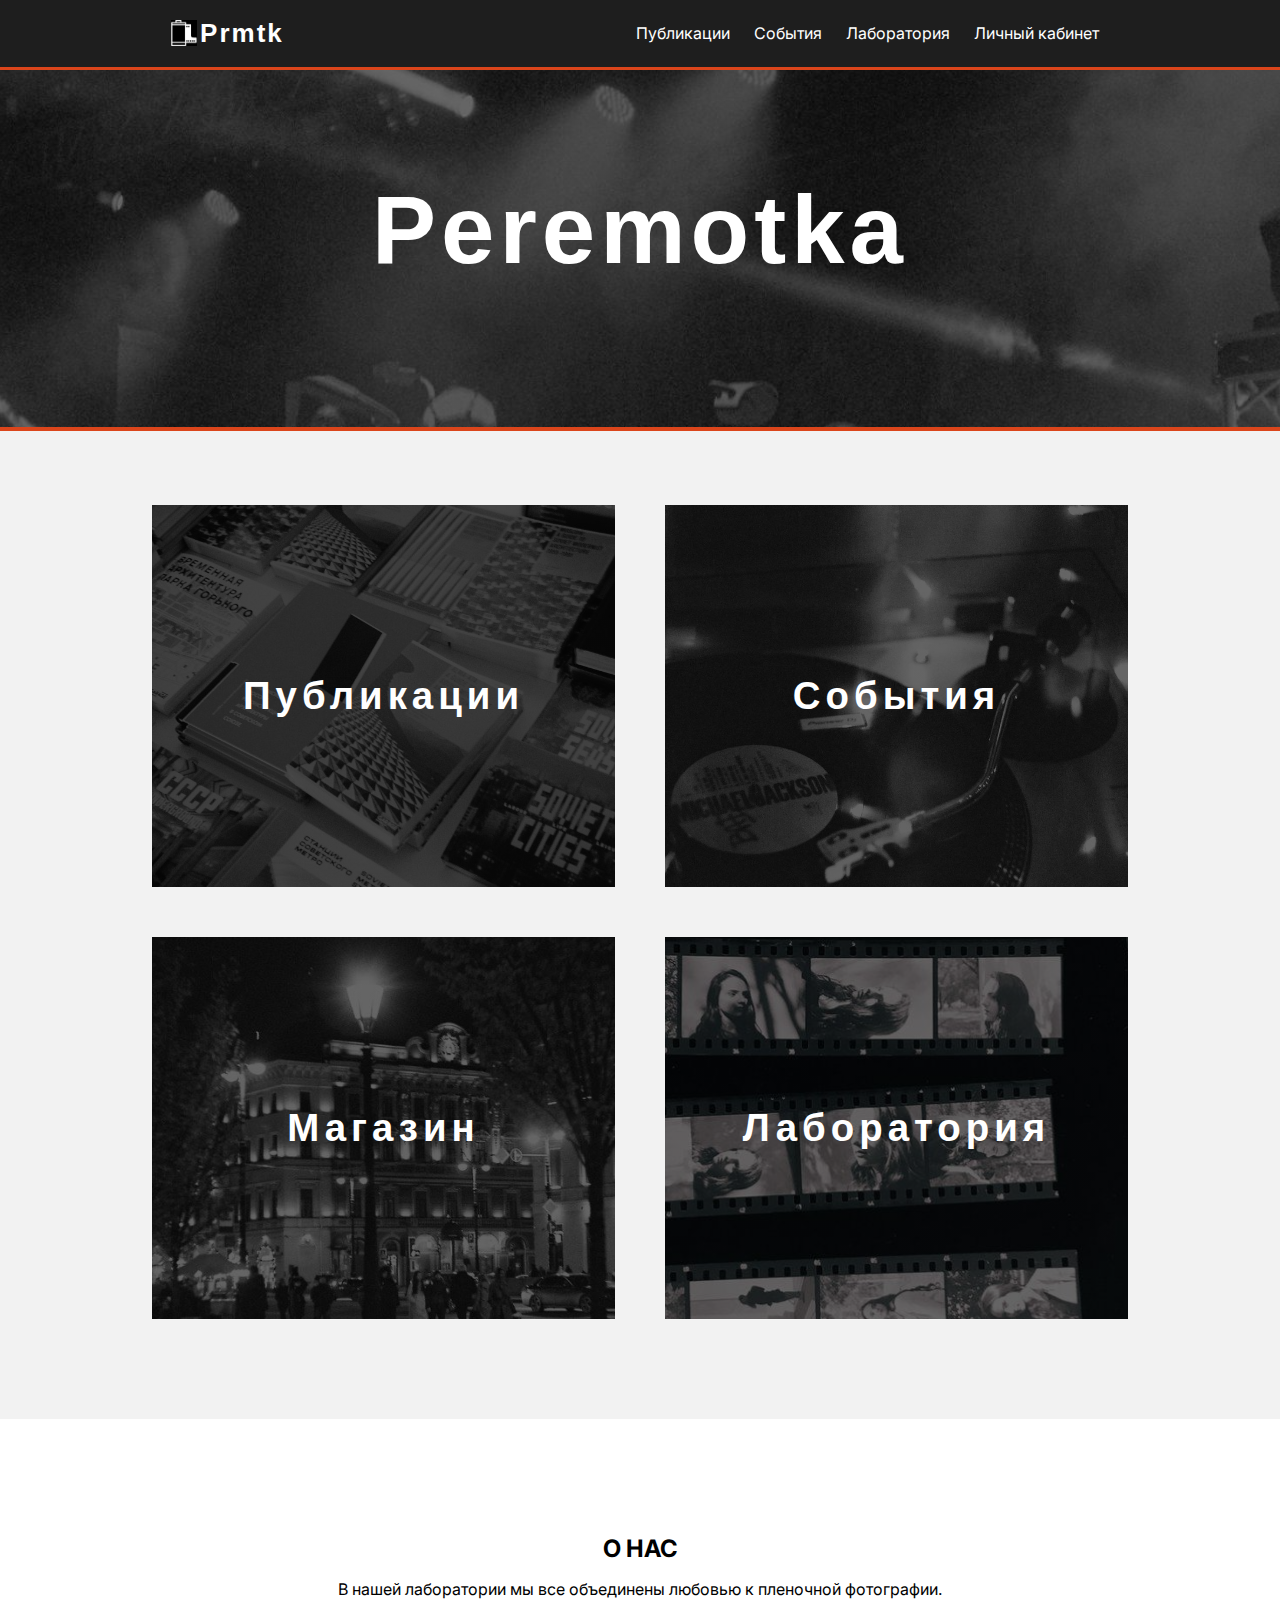
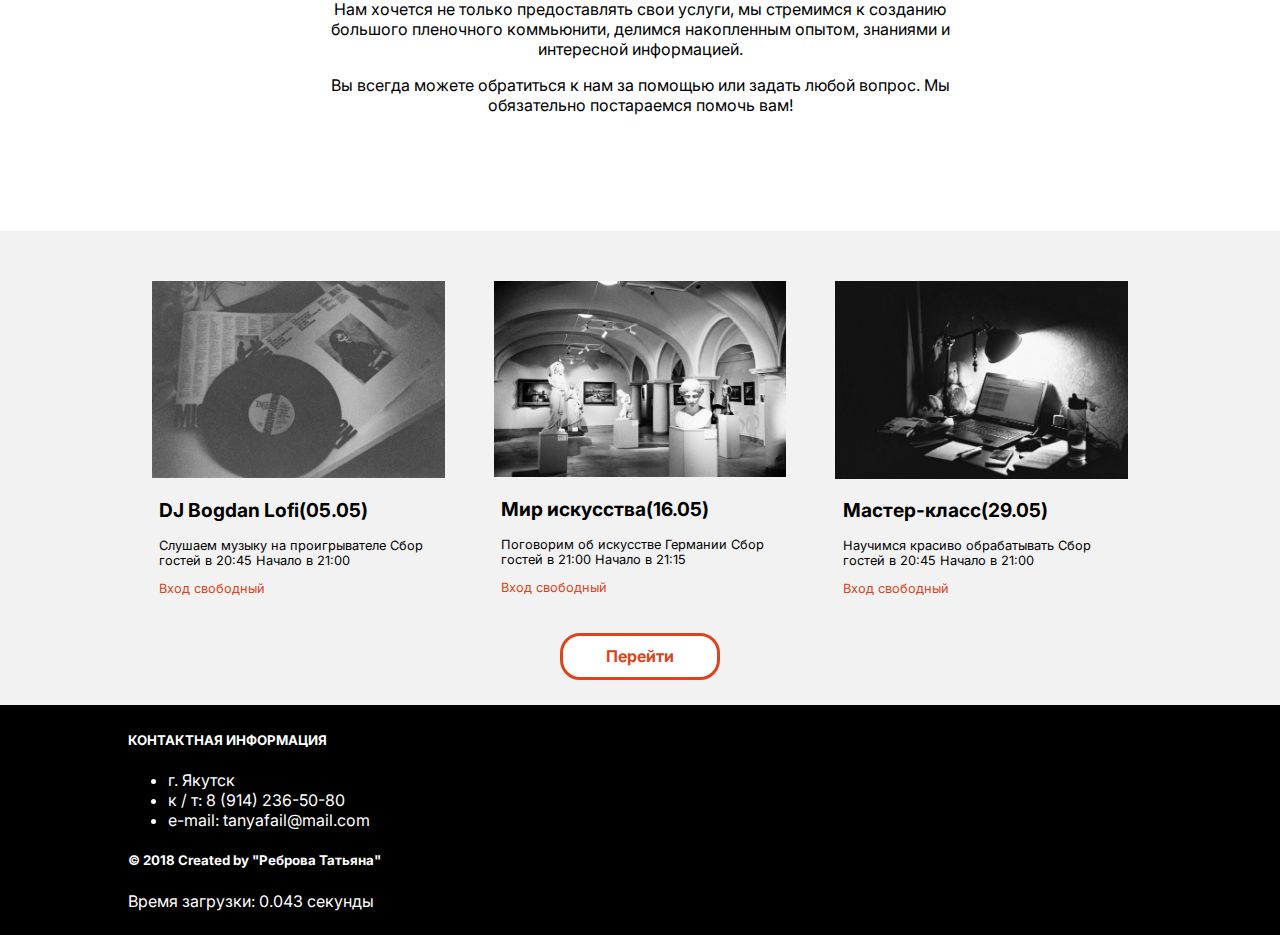
<file: index.html>
<!DOCTYPE html>
<html lang="en">
<head>
    <meta charset="UTF-8">
    <title>Перемотка</title>
    <link rel="stylesheet" href="style.css">
    <link rel="preconnect" href="https://fonts.googleapis.com">
    <link rel="preconnect" href="https://fonts.gstatic.com" crossorigin>
    <link href="https://fonts.googleapis.com/css2?family=Inter:wght@300&display=swap" rel="stylesheet">
    <link rel="preload" href="/font/font1.woff" as="font">
    <link rel="preload" href="/font/font4.woff" as="font">
    <link href="https://fonts.cdnfonts.com/css/molot" rel="stylesheet">
</head>
<body>
<div class="header">
    <div class="navbar flex">
        <div class="div-logo">
            <div class="logo flex">
                <img class="logo-img" src="images/peremotka2.png" alt=""/>
                <h1><a class="curs" href="index.html">Prmtk</a></h1>
            </div>
        </div>
        <div class="wrappers" id="navi-list">
            <div class="wrap">
                <a href="posts.html">
                    Публикации
                </a>
            </div>
            <div class="wrap">
                <a href="events.html">
                    События
                </a>
            </div>
            <div class="wrap">
                <a href="#">
                    Лаборатория
                </a>
            </div>
            <div class="wrap">
                <a href="person.html">
                    Личный кабинет
                </a>
            </div>
        </div>

        <div class="menu" id="toggle-button" onclick="menu();">
            <img class="logo-menu" src="images/menu.png">
        </div>
    </div>
</div>

<div class="banner">
    <hr class="hr-dashed">
    <div class="banner-text">
        <span>
            Peremotka
        </span>
    </div>
</div>
<hr class="hr-dashed2">
<div class="main">
    <div class="main-menu">
        <div class="item m1">
            Публикации
        </div>
        <div class="item m2">
            События
        </div>
        <div class="item m3">
            Магазин
        </div>
        <div class="item m4">
            Лаборатория
        </div>
    </div>
    <div class="about-us">
        <div class="au_container">
            <h2>
                О НАС
            </h2>
            <p>
                В нашей лаборатории мы все объединены любовью к пленочной фотографии.
                Нам хочется не только предоставлять свои услуги, мы стремимся к созданию большого
                пленочного коммьюнити, делимся накопленным опытом, знаниями и интересной информацией.
            </p>
            <p>
                Вы всегда можете обратиться к нам за помощью или задать любой вопрос.
                Мы обязательно постараемся помочь вам!
            </p>
        </div>
    </div>
    <div class="events">
        <div class="event">
            <img src="images/e1.jpg">
            <div class="e-text">
                <h2>DJ Bogdan Lofi(05.05)</h2>
                <p>Слушаем музыку на проигрывателе Сбор гостей в 20:45 Начало в 21:00</p>
                <p class="orange">Вход свободный</p>
            </div>
        </div>
        <div class="event">
            <img src="images/e2.jpg">
            <div class="e-text">
                <h2>Мир искусства(16.05)</h2>
                <p>Поговорим об искусстве Германии Сбор гостей в 21:00 Начало в 21:15</p>
                <p class="orange">Вход свободный</p>
            </div>
        </div>
        <div class="event">
            <img src="images/e3.jpg">
            <div class="e-text">
                <h2>Мастер-класс(29.05)</h2>
                <p>Научимся красиво обрабатывать Сбор гостей в 20:45 Начало в 21:00</p>
                <p class="orange">Вход свободный</p>
            </div>
        </div>
    </div>
    <a href="events.html"><div class="button"><b>Перейти</b></div></a>
</div>
<div class="footer">
    <h5 class="">КОНТАКТНАЯ ИНФОРМАЦИЯ</h5>
    <ul>
        <li class="">г. Якутск</li>
        <li class="">к / т: 8 (914) 236-50-80</li>
        <li class="">e-mail: tanyafail@mail.com</li>
    </ul>
    <h5>© 2018 Created by "Реброва Татьяна"</h5>
    <p class="time"></p>
</div>
<script src="menu.js">
</script>
</body>
</html>
</file>
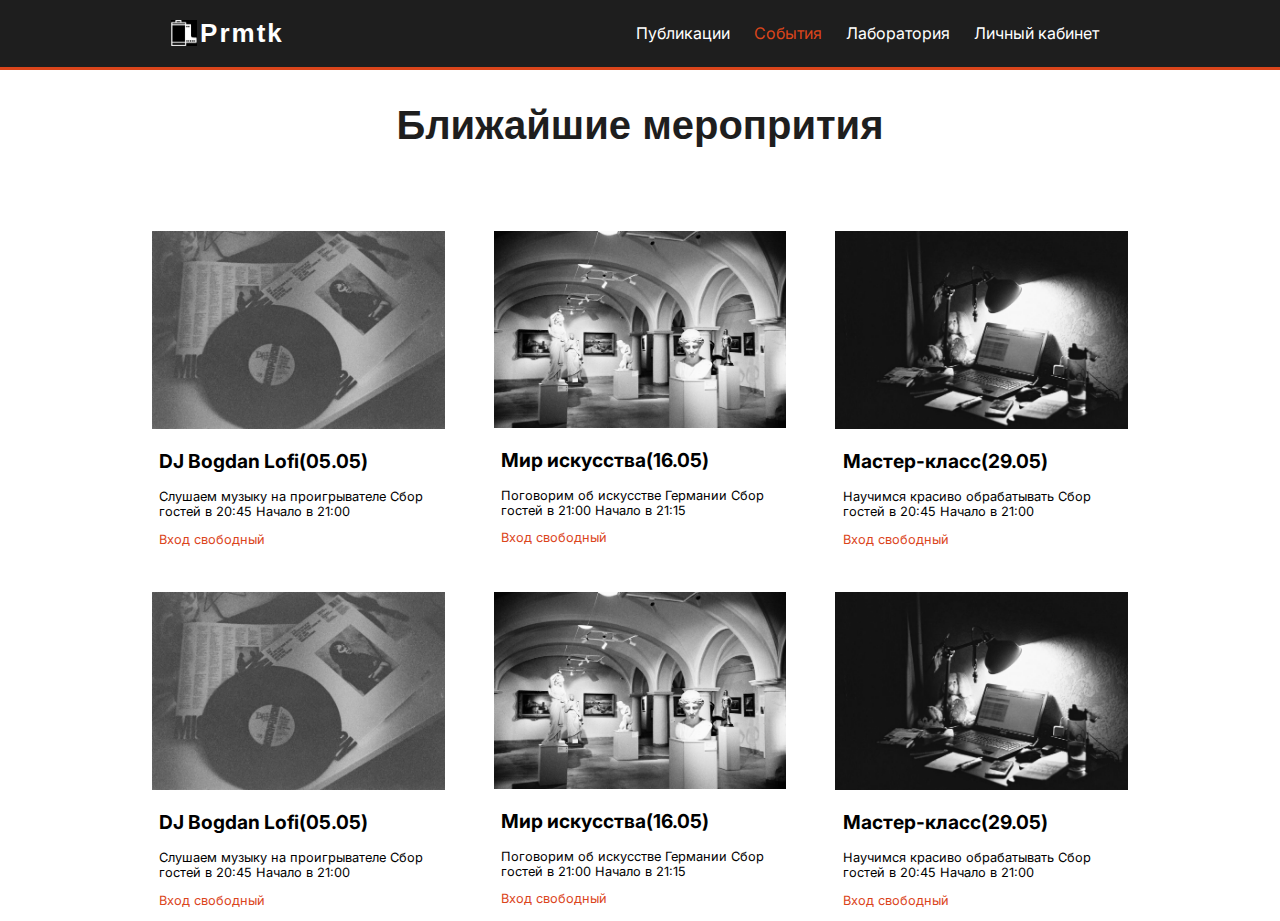
<file: events.html>
<!DOCTYPE html>
<html lang="en">
<head>
    <meta charset="UTF-8">
    <title>Перемотка</title>
  <link rel="stylesheet" href="style.css">
  <link rel="preconnect" href="https://fonts.googleapis.com">
  <link rel="preconnect" href="https://fonts.gstatic.com" crossorigin>
  <link href="https://fonts.googleapis.com/css2?family=Inter:wght@300&display=swap" rel="stylesheet">
  <link rel="preload" href="/font/font1.woff" as="font">
  <link rel="preload" href="/font/font4.woff" as="font">
  <link href="https://fonts.cdnfonts.com/css/molot" rel="stylesheet">
</head>
<body>
<div class="header">
  <div class="navbar flex">
    <div class="div-logo">
      <div class="logo flex">
        <img class="logo-img" src="images/peremotka2.png" alt=""/>
        <h1><a class="curs" href="index.html">Prmtk</a></h1>
      </div>
    </div>
    <div class="wrappers" id="navi-list">
      <div class="wrap">
        <a href="posts.html">
          Публикации
        </a>
      </div>
      <div class="wrap">
        <a href="events.html" class="orange">
          События
        </a>
      </div>
      <div class="wrap">
        <a href="#">
          Лаборатория
        </a>
      </div>
      <div class="wrap">
        <a href="person.html">
          Личный кабинет
        </a>
      </div>
    </div>
    <div class="menu" id="toggle-button" onclick="menu();">
      <img class="logo-menu" src="images/menu.png">
    </div>
  </div>
</div>
<hr class="hr-dashed">
<h2 class="main-header">Ближайшие меропрития</h2>
<div class="events">
  <div class="event">
    <img src="images/e1.jpg">
    <div class="e-text">
      <h2>DJ Bogdan Lofi(05.05)</h2>
      <p>Слушаем музыку на проигрывателе Сбор гостей в 20:45 Начало в 21:00</p>
      <p class="orange">Вход свободный</p>
    </div>
  </div>
  <div class="event">
    <img src="images/e2.jpg">
    <div class="e-text">
      <h2>Мир искусства(16.05)</h2>
      <p>Поговорим об искусстве Германии Сбор гостей в 21:00 Начало в 21:15</p>
      <p class="orange">Вход свободный</p>
    </div>
  </div>
  <div class="event">
    <img src="images/e3.jpg">
    <div class="e-text">
      <h2>Мастер-класс(29.05)</h2>
      <p>Научимся красиво обрабатывать Сбор гостей в 20:45 Начало в 21:00</p>
      <p class="orange">Вход свободный</p>
    </div>
  </div>
  <div class="event">
    <img src="images/e1.jpg">
    <div class="e-text">
      <h2>DJ Bogdan Lofi(05.05)</h2>
      <p>Слушаем музыку на проигрывателе Сбор гостей в 20:45 Начало в 21:00</p>
      <p class="orange">Вход свободный</p>
    </div>
  </div>
  <div class="event">
    <img src="images/e2.jpg">
    <div class="e-text">
      <h2>Мир искусства(16.05)</h2>
      <p>Поговорим об искусстве Германии Сбор гостей в 21:00 Начало в 21:15</p>
      <p class="orange">Вход свободный</p>
    </div>
  </div>
  <div class="event">
    <img src="images/e3.jpg">
    <div class="e-text">
      <h2>Мастер-класс(29.05)</h2>
      <p>Научимся красиво обрабатывать Сбор гостей в 20:45 Начало в 21:00</p>
      <p class="orange">Вход свободный</p>
    </div>
  </div>
</div>
<script src="menu.js"></script>
</body>
</html>
</file>
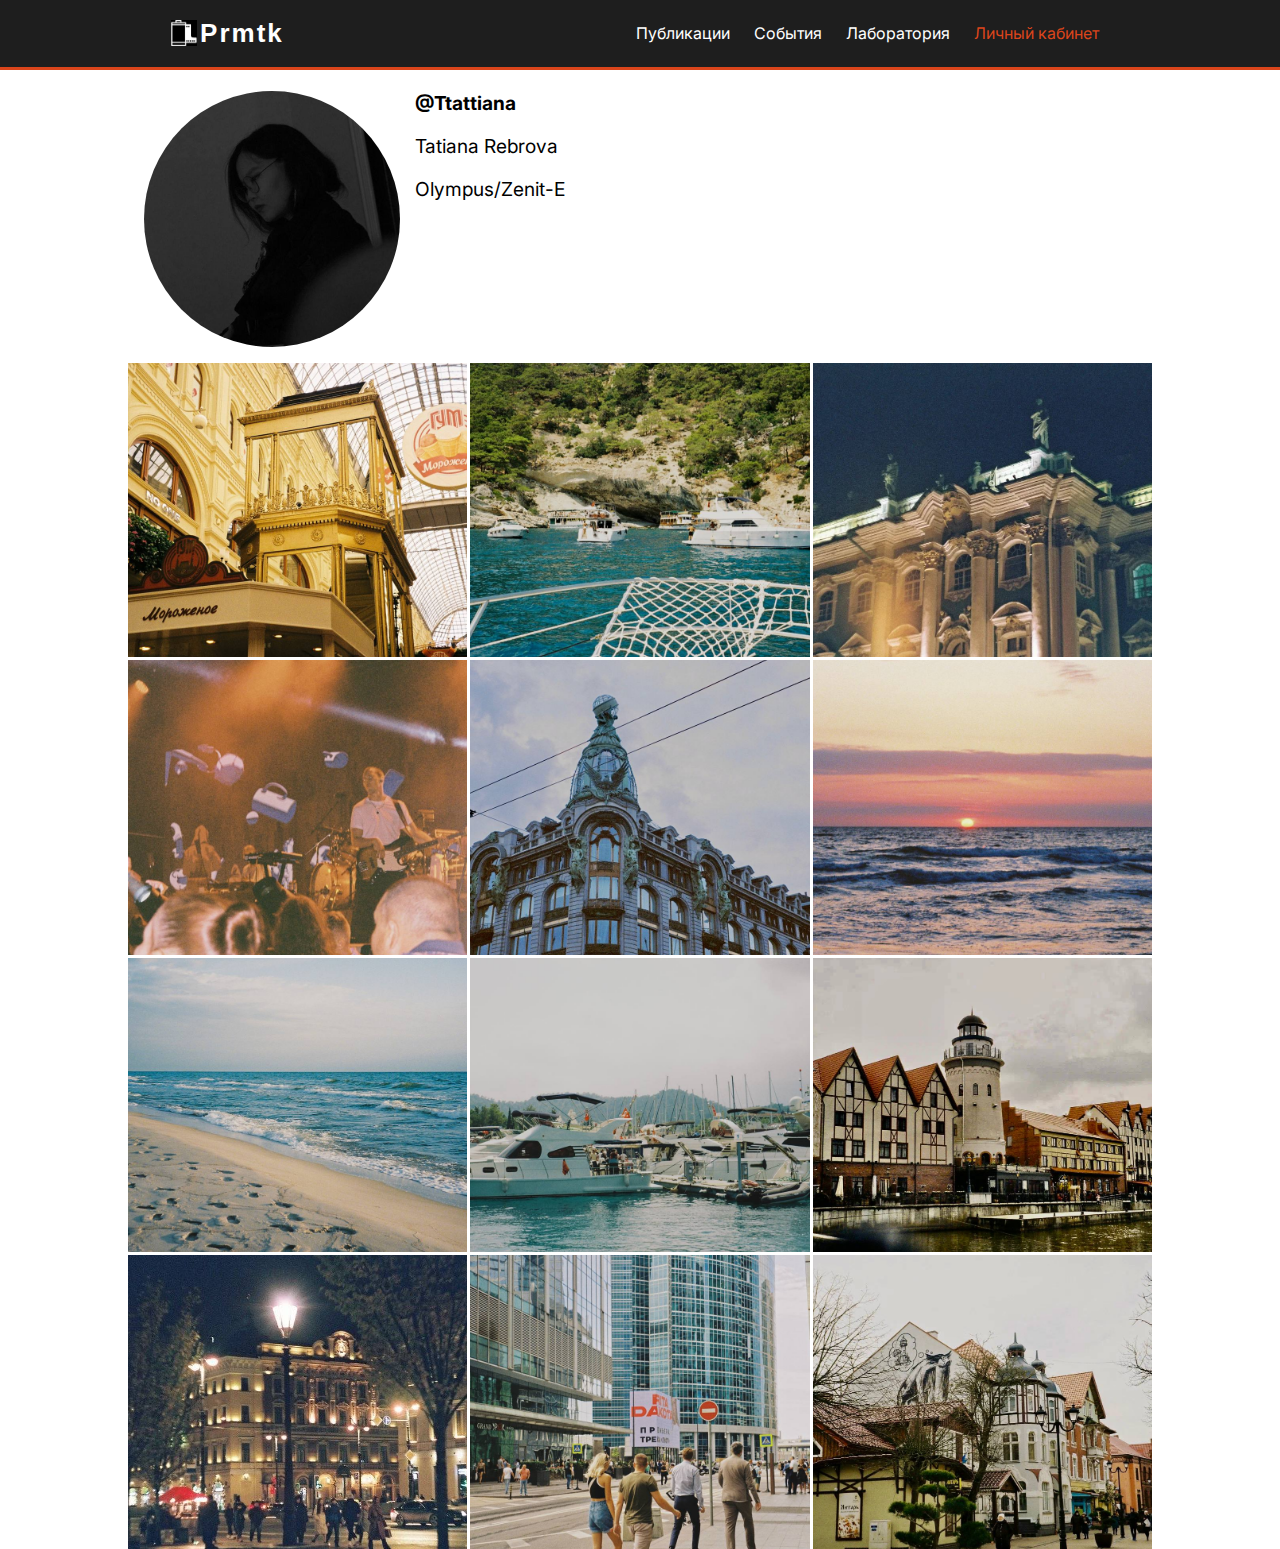
<file: person.html>
<!DOCTYPE html>
<html lang="en">
<head>
  <meta charset="UTF-8">
  <title>Перемотка</title>
  <link rel="stylesheet" href="style.css">
  <link rel="preconnect" href="https://fonts.googleapis.com">
  <link rel="preconnect" href="https://fonts.gstatic.com" crossorigin>
  <link href="https://fonts.googleapis.com/css2?family=Inter:wght@300&display=swap" rel="stylesheet">
  <link rel="preload" href="/font/font1.woff" as="font">
  <link rel="preload" href="/font/font4.woff" as="font">
  <link href="https://fonts.cdnfonts.com/css/molot" rel="stylesheet">
</head>
<body>
<div class="header">
  <div class="navbar flex">
    <div class="div-logo">
      <div class="logo flex">
        <img class="logo-img" src="images/peremotka2.png" alt=""/>
        <h1><a class="curs" href="index.html">Prmtk</a></h1>
      </div>
    </div>
    <div class="wrappers" id="navi-list">
      <div class="wrap">
        <a href="posts.html">
          Публикации
        </a>
      </div>
      <div class="wrap">
        <a href="events.html">
          События
        </a>
      </div>
      <div class="wrap">
        <a href="#">
          Лаборатория
        </a>
      </div>
      <div class="wrap">
        <a href="person.html"  class="orange">
          Личный кабинет
        </a>
      </div>
    </div>
    <div class="menu" id="toggle-button" onclick="menu();">
      <img class="logo-menu" src="images/menu.png">
    </div>
  </div>
</div>
<hr class="hr-dashed">
<div class="account flex">
  <img src="images/acc1.jpg">
  <div class="acc-text"><b>@Ttattiana</b><p>Tatiana Rebrova</p><p>Olympus/Zenit-E</p></div>
</div>
<div class="posts">
  <div class="post">
    <div class="post-photo p1"></div>
    <div class="e-text-post">
      <b>@ttattiana29</b>
      <p>Kodak ColorPlus 200 Olympus 80g</p>
    </div>
  </div>
  <div class="post">
    <div class="post-photo p2"></div>
    <div class="e-text-post">
      <b>@ttattiana29</b>
      <p>Kodak ColorPlus 200 Olympus 80g</p>
    </div>
  </div>
  <div class="post">
    <div class="post-photo p3"></div>
    <div class="e-text-post">
      <b>@ttattiana29</b>
      <p>FujiFilm X-tra 400 Zenit-E</p>
    </div>
  </div>
  <div class="post">
    <div class="post-photo p4"></div>
    <div class="e-text-post">
      <b>@ttattiana29</b>
      <p>Kodak ColorPlus 200 Olympus 80g</p>
    </div>
  </div>
  <div class="post">
    <div class="post-photo p5"></div>
    <div class="e-text-post">
      <b>@ttattiana29</b>
      <p>Kodak Gold 200 Olympus 80g</p>
    </div>
  </div>
  <div class="post">
    <div class="post-photo p6"></div>
    <div class="e-text-post">
      <b>@ttattiana29</b>
      <p>Kodak Gold 200 Olympus 80g</p>
    </div>
  </div>
  <div class="post">
    <div class="post-photo p7"></div>
    <div class="e-text-post">
      <b>@ttattiana29</b>
      <p>Kodak Gold 200 Olympus 80g</p>
    </div>
  </div>
  <div class="post">
    <div class="post-photo p8"></div>
    <div class="e-text-post">
      <b>@ttattiana29</b>
      <p>Kodak ColorPlus 200 Olympus 80g</p>
    </div>
  </div>
  <div class="post">
    <div class="post-photo p9"></div>
    <div class="e-text-post">
      <b>@ttattiana29</b>
      <p>Kodak ColorPlus 200 Olympus 80g</p>
    </div>
  </div>
  <div class="post">
    <div class="post-photo p10"></div>
    <div class="e-text-post">
      <b>@ttattiana29</b>
      <p>FujiFilm X-tra 400 Zenit-E</p>
    </div>
  </div>
  <div class="post">
    <div class="post-photo p11"></div>
    <div class="e-text-post">
      <b>@ttattiana29</b>
      <p>Kodak ColorPlus 200 Olympus 80g</p>
    </div>
  </div>
  <div class="post">
    <div class="post-photo p12"></div>
    <div class="e-text-post">
      <b>@ttattiana29</b>
      <p>Kodak ColorPlus 200 Olympus 80g</p>
    </div>
  </div>
</div>
<script src="menu.js"></script>
<script src="post.js"></script>
</body>
</html>
</file>
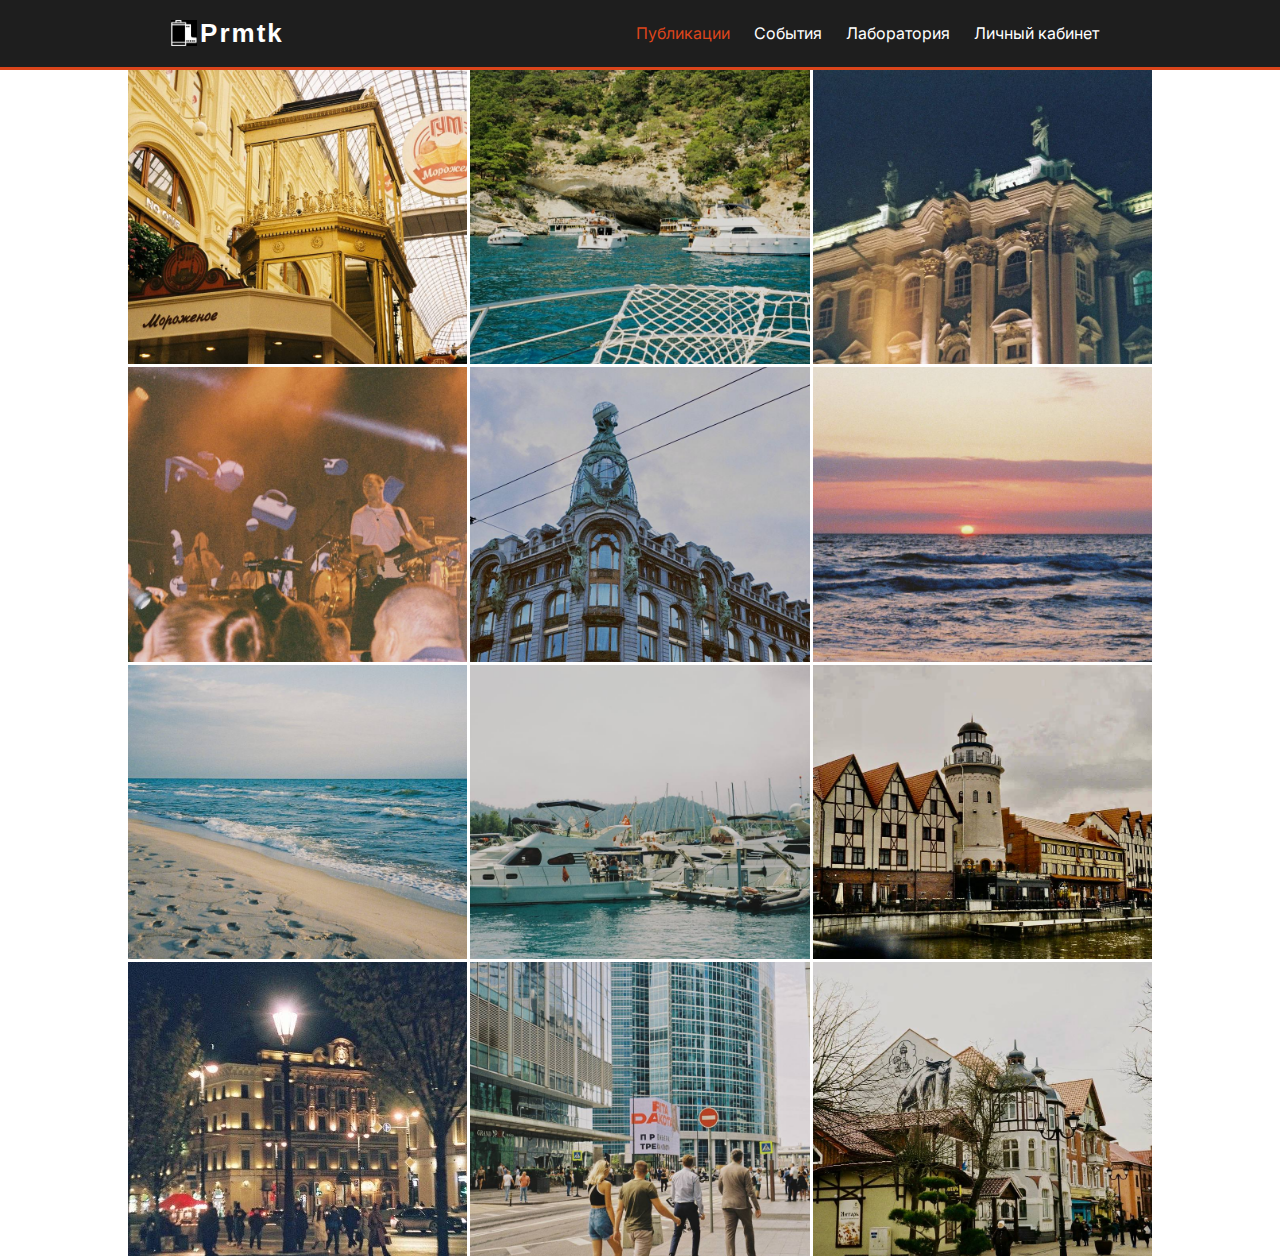
<file: posts.html>
<!DOCTYPE html>
<html lang="en">
<head>
    <meta charset="UTF-8">
    <title>Перемотка</title>
  <link rel="stylesheet" href="style.css">
  <link rel="preconnect" href="https://fonts.googleapis.com">
  <link rel="preconnect" href="https://fonts.gstatic.com" crossorigin>
  <link href="https://fonts.googleapis.com/css2?family=Inter:wght@300&display=swap" rel="stylesheet">
  <link rel="preload" href="/font/font1.woff" as="font">
  <link rel="preload" href="/font/font4.woff" as="font">
  <link href="https://fonts.cdnfonts.com/css/molot" rel="stylesheet">
</head>
<body>
<div class="header">
  <div class="navbar flex">
    <div class="div-logo">
      <div class="logo flex">
        <img class="logo-img" src="images/peremotka2.png" alt=""/>
        <h1><a class="curs" href="index.html">Prmtk</a></h1>
      </div>
    </div>
    <div class="wrappers" id="navi-list">
      <div class="wrap">
        <a href="posts.html" class="orange">
          Публикации
        </a>
      </div>
      <div class="wrap">
        <a href="events.html">
          События
        </a>
      </div>
      <div class="wrap">
        <a href="#">
          Лаборатория
        </a>
      </div>
      <div class="wrap">
        <a href="person.html">
          Личный кабинет
        </a>
      </div>
    </div>
    <div class="menu" id="toggle-button" onclick="menu();">
      <img class="logo-menu" src="images/menu.png">
    </div>
  </div>
</div>
<hr class="hr-dashed">
<div class="posts">
  <div class="post">
    <div class="post-photo p1"></div>
    <div class="e-text-post">
      <b>@ttattiana29</b>
      <p>Kodak ColorPlus 200 Olympus 80g</p>
    </div>
  </div>
  <div class="post">
    <div class="post-photo p2"></div>
    <div class="e-text-post">
      <b>@ttattiana29</b>
      <p>Kodak ColorPlus 200 Olympus 80g</p>
    </div>
  </div>
  <div class="post">
    <div class="post-photo p3"></div>
    <div class="e-text-post">
      <b>@ttattiana29</b>
      <p>FujiFilm X-tra 400 Zenit-E</p>
    </div>
  </div>
  <div class="post">
    <div class="post-photo p4"></div>
    <div class="e-text-post">
      <b>@ttattiana29</b>
      <p>Kodak ColorPlus 200 Olympus 80g</p>
    </div>
  </div>
  <div class="post">
    <div class="post-photo p5"></div>
    <div class="e-text-post">
      <b>@ttattiana29</b>
      <p>Kodak Gold 200 Olympus 80g</p>
    </div>
  </div>
  <div class="post">
    <div class="post-photo p6"></div>
    <div class="e-text-post">
      <b>@ttattiana29</b>
      <p>Kodak Gold 200 Olympus 80g</p>
    </div>
  </div>
  <div class="post">
    <div class="post-photo p7"></div>
    <div class="e-text-post">
      <b>@ttattiana29</b>
      <p>Kodak Gold 200 Olympus 80g</p>
    </div>
  </div>
  <div class="post">
    <div class="post-photo p8"></div>
    <div class="e-text-post">
      <b>@ttattiana29</b>
      <p>Kodak ColorPlus 200 Olympus 80g</p>
    </div>
  </div>
  <div class="post">
    <div class="post-photo p9"></div>
    <div class="e-text-post">
      <b>@ttattiana29</b>
      <p>Kodak ColorPlus 200 Olympus 80g</p>
    </div>
  </div>
  <div class="post">
    <div class="post-photo p10"></div>
    <div class="e-text-post">
      <b>@ttattiana29</b>
      <p>FujiFilm X-tra 400 Zenit-E</p>
    </div>
  </div>
  <div class="post">
    <div class="post-photo p11"></div>
    <div class="e-text-post">
      <b>@ttattiana29</b>
      <p>Kodak ColorPlus 200 Olympus 80g</p>
    </div>
  </div>
  <div class="post">
    <div class="post-photo p12"></div>
    <div class="e-text-post">
      <b>@ttattiana29</b>
      <p>Kodak ColorPlus 200 Olympus 80g</p>
    </div>
  </div>
<!--  <div class="public-post">-->
<!--    <div class="post p2"></div>-->
<!--    <div class="e-text-post">-->
<!--      <b>@ttattiana29</b>-->
<!--      <p>Kodak Gold 200 Olympus 80g</p>-->
<!--    </div>-->
<!--  </div>-->
<!--  <div class="public-post">-->
<!--    <div class="post p3"></div>-->
<!--    <div class="e-text-post">-->
<!--      <b>@ttattiana29</b>-->
<!--      <p>Kodak Gold 200 Olympus 80g</p>-->
<!--    </div>-->
<!--  </div>-->
<!--  <div class="public-post">-->
<!--    <div class="post p4"></div>-->
<!--    <div class="e-text-post">-->
<!--      <b>@ttattiana29</b>-->
<!--      <p>Kodak Gold 200 Olympus 80g</p>-->
<!--    </div>-->
<!--  </div>-->
<!--  <div class="public-post">-->
<!--    <div class="post p5"></div>-->
<!--    <div class="e-text-post">-->
<!--      <b>@ttattiana29</b>-->
<!--      <p>Kodak Gold 200 Olympus 80g</p>-->
<!--    </div>-->
<!--  </div>-->
<!--  <div class="public-post">-->
<!--    <div class="post p6"></div>-->
<!--    <div class="e-text-post">-->
<!--      <b>@ttattiana29</b>-->
<!--      <p>Kodak Gold 200 Olympus 80g</p>-->
<!--    </div>-->
<!--  </div>-->
<!--  <div class="public-post">-->
<!--    <div class="post p7"></div>-->
<!--    <div class="e-text-post">-->
<!--      <b>@ttattiana29</b>-->
<!--      <p>Kodak Gold 200 Olympus 80g</p>-->
<!--    </div>-->
<!--  </div>-->
<!--  <div class="public-post">-->
<!--    <div class="post p8"></div>-->
<!--    <div class="e-text-post">-->
<!--      <b>@ttattiana29</b>-->
<!--      <p>Kodak Gold 200 Olympus 80g</p>-->
<!--    </div>-->
<!--  </div>-->
<!--  <div class="public-post">-->
<!--    <div class="post p9"></div>-->
<!--    <div class="e-text-post">-->
<!--      <b>@ttattiana29</b>-->
<!--      <p>Kodak Gold 200 Olympus 80g</p>-->
<!--    </div>-->
<!--  </div>-->
<!--  <div class="public-post">-->
<!--    <div class="post p10"></div>-->
<!--    <div class="e-text-post">-->
<!--      <b>@ttattiana29</b>-->
<!--      <p>Kodak Gold 200 Olympus 80g</p>-->
<!--    </div>-->
<!--  </div>-->
<!--  <div class="public-post">-->
<!--    <div class="post p11"></div>-->
<!--    <div class="e-text-post">-->
<!--      <b>@ttattiana29</b>-->
<!--      <p>Kodak Gold 200 Olympus 80g</p>-->
<!--    </div>-->
<!--  </div>-->
<!--  <div class="public-post">-->
<!--    <div class="post p12"></div>-->
<!--    <div class="e-text-post">-->
<!--      <b>@ttattiana29</b>-->
<!--      <p>Kodak Gold 200 Olympus 80g</p>-->
<!--    </div>-->
<!--  </div>-->

</div>
<script src="menu.js"></script>
<script src="post.js"></script>
</body>
</html>
</file>
<file: style.css>
body{
    height: 100%;
    width: 100%;
    margin: 0;
    font-family: 'Inter', sans-serif;
}
.hr-dashed{
    margin: 0 0;
    padding: 0;
    height: 0;
    border: none;
    border-top: 3px solid #db451b;
}
.hr-dashed2{
    margin: 0 0;
    padding: 0;
    height: 0;
    border: none;
    border-top: 4px solid #db451b;
}
.flex {
    display: flex;
}

.logo h1{
    font-size: 26px;
    text-align: center;
}
.header{
    margin: 0;
}
.curs{
    font-weight: 550;
    font-family: 'Molot', sans-serif;
    letter-spacing: 2px;
    color: white;
}
a{
    text-decoration: none;
    color: white;
}
.navbar{
    justify-content: space-around;
    align-items: center;
    background-color: #1E1E1E;
    margin: 0;
}
.wrappers{
    list-style-type: none;
}
.wrap{
    display: inline;
    padding: 10px;
}
.wrap a:hover{
    color: #db451b;
}
.logo{
    justify-content: center;
    align-items: center;
}
.logo-img {
    height: 26px;
    background: white;
    margin-right: 3px;
}
.menu{
    display: none;
}
.banner{
    background-image: linear-gradient(rgba(0, 0, 0, 0.5), rgba(0, 0, 0, 0.5)), url("images/banner5.jpg");
    background-size: cover;
    height: 40vh;
    background-position: center center;
    width: 100%;
    position: relative;
}
.banner-text {
    font-family: 'Molot', sans-serif;
    color: white;
    letter-spacing: 5px;
    width: 100%;
    text-align: center;
    font-size: 96px;
    font-weight: 550;
    position: absolute;
    top: 30%;
}
.main{
    /*background-color: green;*/
    background-color: #f2f2f2;
    box-sizing: border-box;
    padding-top: 50px;
    padding-bottom: 25px;
}
.main-menu{
    width: 80%;
    margin-left: auto;
    margin-right: auto;
    height: auto;
    padding: 1.5rem;
    display: grid;
    gap: 50px 50px;
    grid-template-columns: 1fr 1fr;
    grid-auto-rows: minmax(350px, auto);
    text-align: center;
    padding-bottom: 100px;
    box-sizing: border-box;
}
.m1{
    background-image: linear-gradient(rgba(0, 0, 0, 0.7), rgba(0, 0, 0, 0.7)), url("images/m1.jpg");
}
.m1:hover{
    font-size: 3.2vw;
    background-image: linear-gradient(rgba(0, 0, 0, 0.6), rgba(0, 0, 0, 0.6)),url("images/m1.jpg");
    /*transition: 5s;*/
}
.m2{
    background-image: linear-gradient(rgba(0, 0, 0, 0.6), rgba(0, 0, 0, 0.6)), url("images/m2.jpg");
}
.m2:hover{
    font-size: 3.2vw;
    background-image: linear-gradient(rgba(0, 0, 0, 0.5), rgba(0, 0, 0, 0.5)),url("images/m2.jpg");
}
.m3{
    background-image: linear-gradient(rgba(0, 0, 0, 0.6), rgba(0, 0, 0, 0.6)), url("images/m3.jpg");
}
.m3:hover{
    font-size: 3.2vw;
    background-image: linear-gradient(rgba(0, 0, 0, 0.5), rgba(0, 0, 0, 0.5)),url("images/m3.jpg");
}
.m4{
    background-image: linear-gradient(rgba(0, 0, 0, 0.6), rgba(0, 0, 0, 0.6)), url("images/m4.jpg");
}
.m4:hover{
    font-size: 3.2vw;
    background-image: linear-gradient(rgba(0, 0, 0, 0.5), rgba(0, 0, 0, 0.5)),url("images/m4.jpg");
}
.item{
    transition: 1s;
    background-size: 163%;
    /*background-color: peru;*/
    padding: 1rem;
    background-position: center center;
    font-family: 'Molot', sans-serif;
    color: white;
    letter-spacing: 5px;
    font-size: 3vw;
    font-weight: 550;
    line-height: 350px;
}

.about-us{
    height: auto;
    width: 100%;
    background-color: white;
    text-align: center;
    padding-top: 100px;
    box-sizing: border-box;
    line-height: 20px;
    padding-bottom: 100px;
}
.au_container{
    width: 50%;
    margin-left: auto;
    margin-right: auto;
}
.events{
    /*background-color: green;*/
    width: 80%;
    margin-right: auto;
    margin-left: auto;
    height: auto;
    padding: 1.5rem;
    display: grid;
    gap: 5% 5%;
    grid-template-columns: 1fr 1fr 1fr;
    grid-auto-rows: minmax(auto, auto);
    padding-top: 50px;
    box-sizing: border-box;
}
.events2{
    width: 70%;
    margin-right: auto;
    margin-left: auto;
    height: auto;
    padding: 1.5rem;
    display: grid;
    gap: 50px 50px;
    grid-template-columns: 1fr;
    grid-auto-rows: minmax(200px, auto);
    box-sizing: border-box;
}
.event{
    /*background-color: yellow;*/
    background-position: center center;
    grid-auto-rows: minmax(auto, auto);
}
.event2{
    background-position: center center;
    grid-auto-rows: minmax(300px, auto);
}
.event2 img{
    width: 35%;
    margin-right: 10px;
}
.event img{
    width: 100%;
}
.orange{
    color: #db451b;
}
.e-text{
    width: 95%;
    margin-right: auto;
    margin-left: auto;
    font-size: 1vw;
}
.button{
    margin-left: auto;
    margin-right: auto;
    background-color: white;
    color: #db451b;
    height: 47px;
    width: 160px;
    text-align: center;
    padding-top: 10px;
    box-sizing: border-box;
    border-radius: 20px;
    border: 3px solid #db451b;
}
.main-header{
    margin-right: auto;
    margin-left: auto;
    text-align: center;
    font-family: 'Molot', sans-serif;
    font-size: 40px;
    color: #1E1E1E;
}
.posts{
    width: 80%;
    margin-right: auto;
    margin-left: auto;
    height: auto;
    /*padding: 1.5rem;*/
    display: grid;
    gap: 3px 3px;
    grid-template-columns: 1fr 1fr 1fr;
    grid-auto-rows: minmax(auto, auto);
    /*padding-top: 50px;*/
    box-sizing: border-box;
}
.post{
    width: 100%;
    margin-right: auto;
    margin-left: auto;
    background-position: center center;
    grid-auto-rows: minmax(auto, auto);
}
.post-photo{
    width: 100%;
    background-size: 150%;
    display: grid;
    background-position: center center;
    grid-auto-rows: minmax(auto, auto);
    grid-template-rows: 23vw;
    grid-template-columns: 23vw;
    margin-right: auto;
    margin-left: auto;
}
.e-text-post{
    margin-top: 10px;
    width: 95%;
    margin-right: auto;
    margin-left: auto;
    font-size: 1.2vw;
    display: none;
}
.post img{
    width: 100%;
}
.p1{
    background-image: url("images/posts/p1.jpg");
}
.p2{
    background-image: url("images/posts/p2.jpg");
}
.p3{
    background-image: url("images/posts/p3.jpg");
}
.p4{
    background-image: url("images/posts/p4.jpg");
}
.p5{
    background-image: url("images/posts/p5.jpg");
}
.p6{
    background-image: url("images/posts/p6.jpg");
}
.p7{
    background-image: url("images/posts/p7.jpg");
}
.p8{
    background-image: url("images/posts/p8.jpg");
}
.p9{
    background-image: url("images/posts/p9.jpg");
}
.p10{
    background-image: url("images/posts/p10.jpg");
}
.p11{
    background-image: url("images/posts/p11.jpg");
}
.p12{
    background-image: url("images/posts/p12.jpg");
}
.account{
    width: 80%;
    margin-left: auto;
    margin-right: auto;
    margin-top: 5px;
    /*background-color: blue;*/
    display: grid;
    grid-template-columns: 20vw 1fr;
    padding: 1rem;
    box-sizing: border-box;
}
.acc-text{
    /*background-color: yellow;*/
    margin-left: 15px;
    font-size: 1.5vw;

}
.account img{
    width: 100%;
    border-radius: 50%;
}
@media (max-width: 606px) {
    .main-menu{
        /*width: 90%;*/
        grid-template-columns: 1fr;
    }
    .events{
        grid-template-columns: 1fr;
        padding-bottom: 180px;
    }
    .item:hover{
        font-size: 6vw;
    }
    h1{
        margin-right: auto;
    }
    .navbar{
        flex-direction: column;
        padding: 10px;
    }

    .menu{
        display: block;
        position: absolute;
        top: 28px;
        right: 30px;
    }
    .logo-menu{
        height: 30px;
        transform: translate(0, -3px);
    }

    .wrap{
        display: block;
        padding: 10px;
    }
    .item{
        font-size: 5vw;
    }
    .e-text{
        font-size: 3vw;
    }
    .wrappers{
        width: 100%;
        text-align: center;
        padding-left: 0;
        padding-top: 5px;
        display: none;
    }
    .active {
        display: block;
    }
    .logo {
        margin-right: -5%;
    }
    .div-logo {
        margin-right: auto;
    }
    .banner-text {
        position: absolute;
        font-size: 70px;
        top:35%;
    }
    .posts{
        width: 100%;
        grid-template-columns: 1fr 1fr;
    }
    .post-photo{
        width: 100%;
        margin-left: auto;
        margin-right: auto;
        grid-template-rows: 50vw;
        background-size: 160%;
    }
    .e-text-post{
        font-size: 3vw;
    }
    /*.public-post{*/
    /*    grid-auto-rows: 50vw;*/
    /*}*/
    .acc-text {
        font-size: 3.5vw;
    }

    }
.footer {
    height: 230px;
    width: 100%;
    background: black;
    color: white;
    padding-left: 10%;
    padding-top: 5px;
    box-sizing: border-box;
    /*position: absolute;*/
    bottom: 0;
    left: 0;
    right: 0;
}
/*p {*/
/*    font-family: 'Molot', sans-serif;*/
/*}*/
/*#qw {*/
/*    font-family: 'font4', sans-serif;*/
/*    !*font-weight: 700;*!*/
/*    !*font-size:72px;*!*/
/*}*/
</file>
